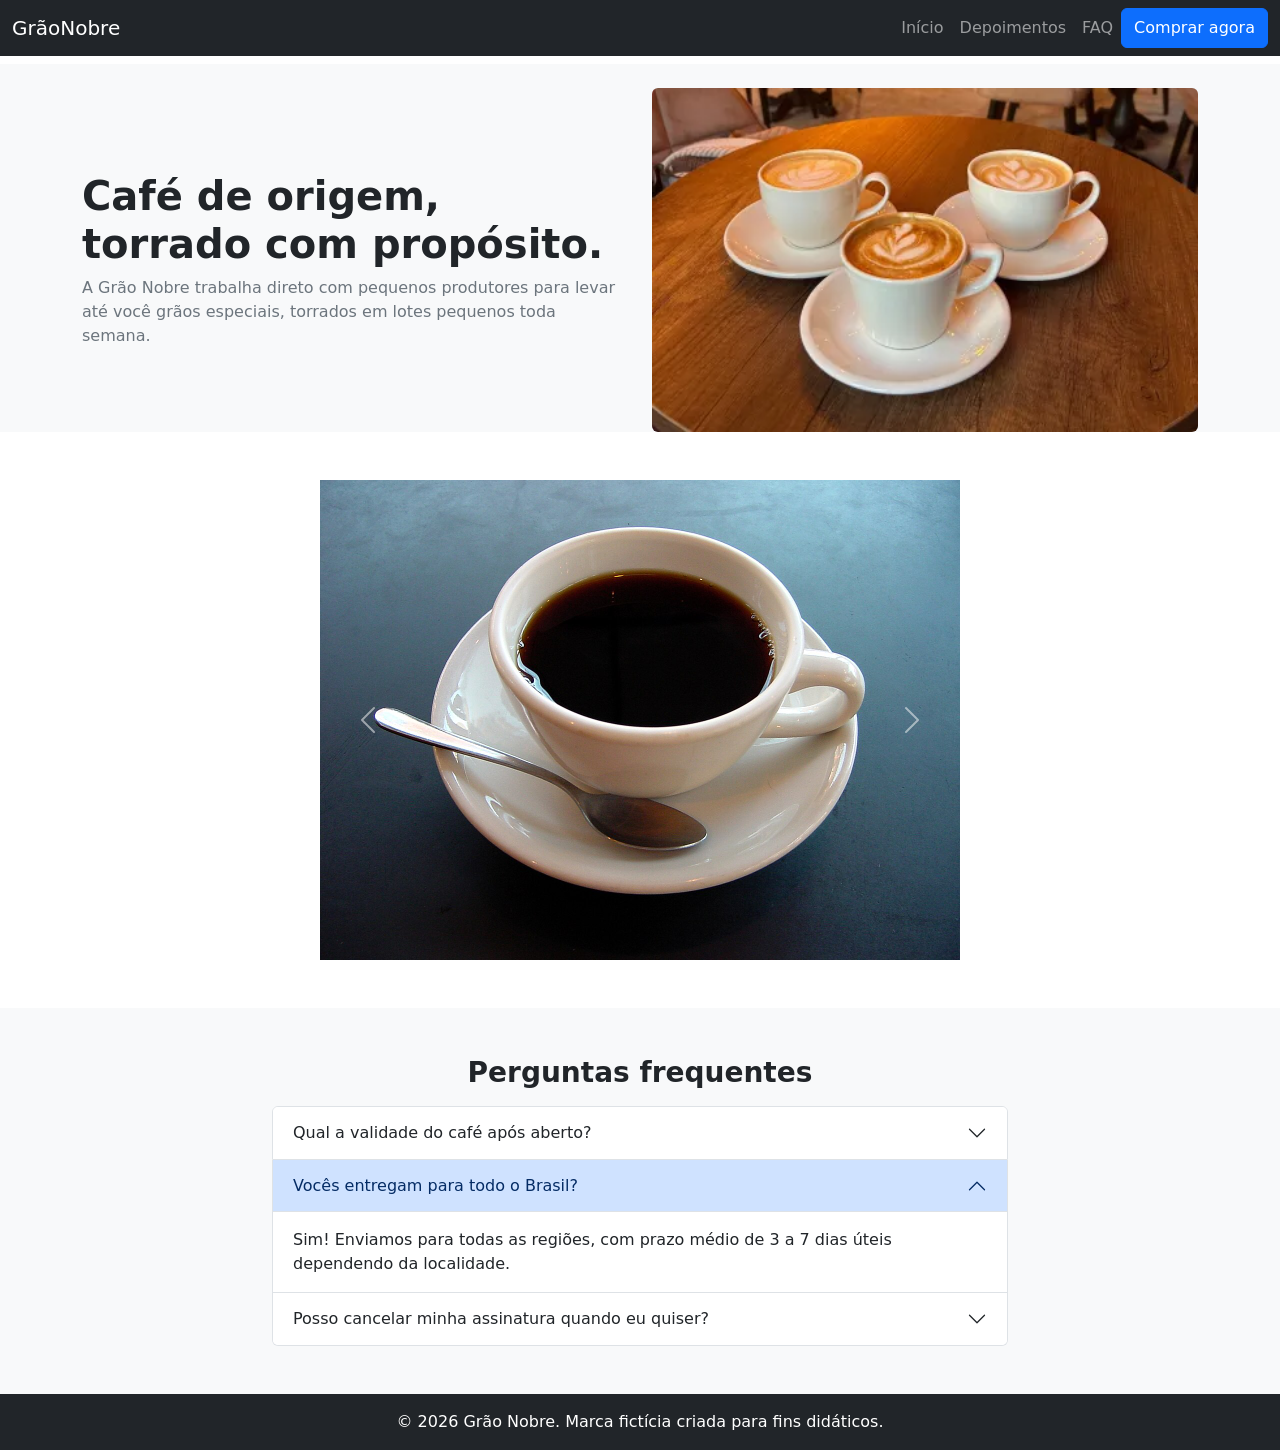
<file: Atividade-bootstrap/index.html>
<!DOCTYPE html>
<html lang="en">
<head>
    <meta charset="UTF-8">
    <meta name="viewport" content="width=device-width, initial-scale=1.0">
    <link href="https://cdn.jsdelivr.net/npm/bootstrap@5.3.8/dist/css/bootstrap.min.css" rel="stylesheet"
        integrity="sha384-sRIl4kxILFvY47J16cr9ZwB07vP4J8+LH7qKQnuqkuIAvNWLzeN8tE5YBujZqJLB" crossorigin="anonymous">
    <title>Document</title>
</head>
<body>
    
    <nav class="navbar navbar-expand-lg bg-dark navbar-dark">
            <div class="container-fluid">
            <a class="navbar-brand" href="#">GrãoNobre</a>
            <button class="navbar-toggler" type="button" data-bs-toggle="collapse" data-bs-target="#navbarNavDropdown" aria-controls="navbarNavDropdown" aria-expanded="false" aria-label="Toggle navigation">
                <span class="navbar-toggler-icon"></span>
            </button>
            <div class="nav justify-content-end" id="navbarNavDropdown">
                <ul class="navbar-nav">
                    <li class="nav-item">
                        <a class="nav-link" href="#">Início</a>
                    </li>
                    <li class="nav-item">
                        <a class="nav-link" href="#">Depoimentos</a>
                    </li>
                    <li class="nav-item">
                        <a class="nav-link" href="#">FAQ</a>
                    </li>
                    <button type="button" class="btn btn-primary" data-bs-toggle="modal" data-bs-target="#exampleModal">
                        Comprar agora
                    </button>
                
                <div class="modal fade" id="exampleModal" tabindex="-1" aria-labelledby="exampleModalLabel" aria-hidden="true">
                    <div class="modal-dialog">
                        <div class="modal-content">
                            <div class="modal-header">
                                <h1 class="modal-title fs-5" id="exampleModalLabel">Faça seu pedido:</h1>
                                <button type="button" class="btn-close" data-bs-dismiss="modal" aria-label="Close"></button>
                            </div>
                            <div class="modal-body">
                                <div class="form-check">
                                    <input class="form-check-input" type="checkbox" value="" id="checkDefault">
                                    <label class="form-check-label" for="checkDefault">
                                        Kit de degustação
                                    </label>
                                </div>
                                <div class="form-check">
                                    <input class="form-check-input" type="checkbox" value="" id="checkDefault">
                                    <label class="form-check-label" for="checkDefault">
                                        1 pacote de 250g
                                    </label>
                                </div>
                                <div class="form-check">
                                    <input class="form-check-input" type="checkbox" value="" id="checkDefault">
                                    <label class="form-check-label" for="checkDefault">
                                        5 pacotes de 250g
                                    </label>
                                </div>
                            </div>
                            <div class="modal-footer">
                                <button type="button" class="btn btn-primary">Ir para o carrinho</button>
                            </div>
                        </div>
                    </div>
                </div>
            </div>
        </div>
    </nav>


    
    <section class="bg-light mb-5">
        <div class="container">
            <div class="row align-items-center g-4 mt-2">

                <div class="col-md-6">
                    <h1 class="fw-bold">
                        Café de origem,<br>
                        torrado com propósito.
                    </h1>

                    <p class="text-secondary mb-0">
                        A Grão Nobre trabalha direto com pequenos produtores para levar até
                        você grãos especiais, torrados em lotes pequenos toda semana.
                    </p>
                </div>

                <div class="col-md-6">
                    <img
                        src="./imagem-1.webp"
                        alt="Café de origem Grão Nobre"
                        class="img-fluid w-100 rounded"
                    >
                </div>

            </div>
        </div>
    </section>


    <div id="carouselExample" class="carousel slide w-50 mx-auto">
    <div class="carousel-inner">
        <div class="carousel-item active">
            <img src="./imagem-2.JPG" class="d-block w-100" alt="">
        </div>
        <div class="carousel-item">
            <img src="./imagem-3.webp" class="d-block w-100" alt="">
        </div>
        <div class="carousel-item">
            <img src="./imagem-4.jpg" class="d-block w-100" alt="">
        </div>
    </div>

        <button class="carousel-control-prev" type="button"
            data-bs-target="#carouselExample" data-bs-slide="prev">
            <span class="carousel-control-prev-icon" aria-hidden="true"></span>
        </button>

        <button class="carousel-control-next" type="button"
            data-bs-target="#carouselExample" data-bs-slide="next">
            <span class="carousel-control-next-icon" aria-hidden="true"></span>
        </button>
    </div>


    
    <section class="bg-light py-5 mt-5">
        <div class="container">
            <h1 class="h3 fw-bold text-center mb-3">
                Perguntas frequentes
            </h1>
            <div class="row justify-content-center">
                <div class="col-md-8">
                    <div class="accordion" id="accordionExample">
                        <div class="accordion-item">
                            <h2 class="accordion-header">
                                <button class="accordion-button collapsed"
                                    type="button"
                                    data-bs-toggle="collapse"
                                    data-bs-target="#collapseOne"
                                    aria-expanded="false"
                                    aria-controls="collapseOne">
                                    Qual a validade do café após aberto?
                                </button>
                            </h2>
                            <div id="collapseOne"
                                class="accordion-collapse collapse"
                                data-bs-parent="#accordionExample">
                                <div class="accordion-body">
                                    A validade do nosso café dura entre 3 e 18 meses.
                                </div>
                            </div>
                        </div>
                        <div class="accordion-item">
                            <h2 class="accordion-header">
                                <button class="accordion-button"
                                    type="button"
                                    data-bs-toggle="collapse"
                                    data-bs-target="#collapseTwo"
                                    aria-expanded="true"
                                    aria-controls="collapseTwo">
                                    Vocês entregam para todo o Brasil?
                                </button>
                            </h2>
                            <div id="collapseTwo"
                                class="accordion-collapse collapse show"
                                data-bs-parent="#accordionExample">
                                <div class="accordion-body">
                                    Sim! Enviamos para todas as regiões, com prazo médio de 3 a 7 dias úteis dependendo da localidade.
                                </div>
                            </div>
                        </div>
                        <div class="accordion-item">
                            <h2 class="accordion-header">
                                <button class="accordion-button collapsed"
                                    type="button"
                                    data-bs-toggle="collapse"
                                    data-bs-target="#collapseThree"
                                    aria-expanded="false"
                                    aria-controls="collapseThree">
                                    Posso cancelar minha assinatura quando eu quiser?
                                </button>
                            </h2>
                            <div id="collapseThree"
                                class="accordion-collapse collapse"
                                data-bs-parent="#accordionExample">
                                <div class="accordion-body">
                                    Você pode cancelar a assinatura diretamente com o nosso suporte.
                                </div>
                            </div>
                        </div>
                    </div>
                </div>
            </div>
        </div>
    </section>


    <footer class="bg-dark text-white text-center py-3">
        © 2026 Grão Nobre. Marca fictícia criada para fins didáticos.
    </footer>


    <script src="https://cdn.jsdelivr.net/npm/bootstrap@5.3.8/dist/js/bootstrap.bundle.min.js"
        integrity="sha384-FKyoEForCGlyvwx9Hj09JcYn3nv7wiPVlz7YYwJrWVcXK/BmnVDxM+D2scQbITxI"
        crossorigin="anonymous"></script>
</body>
</html>
</file>
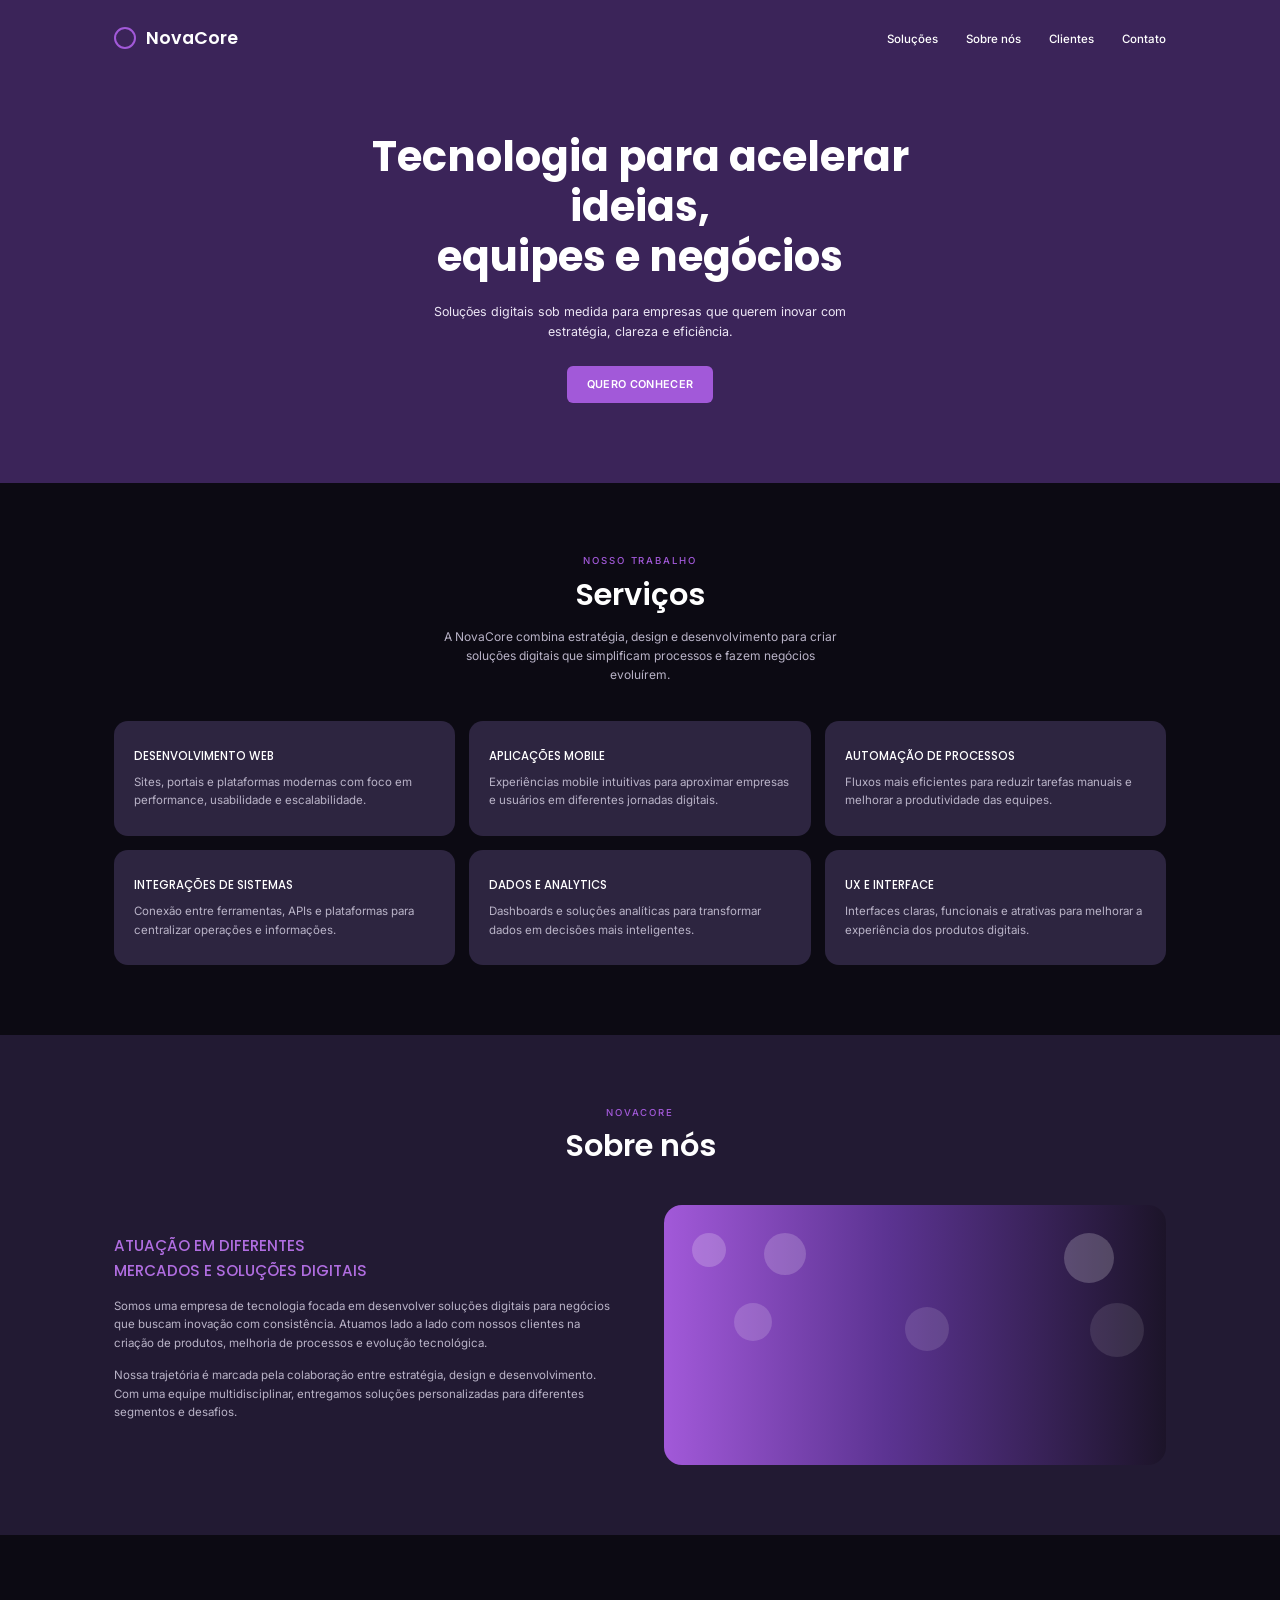
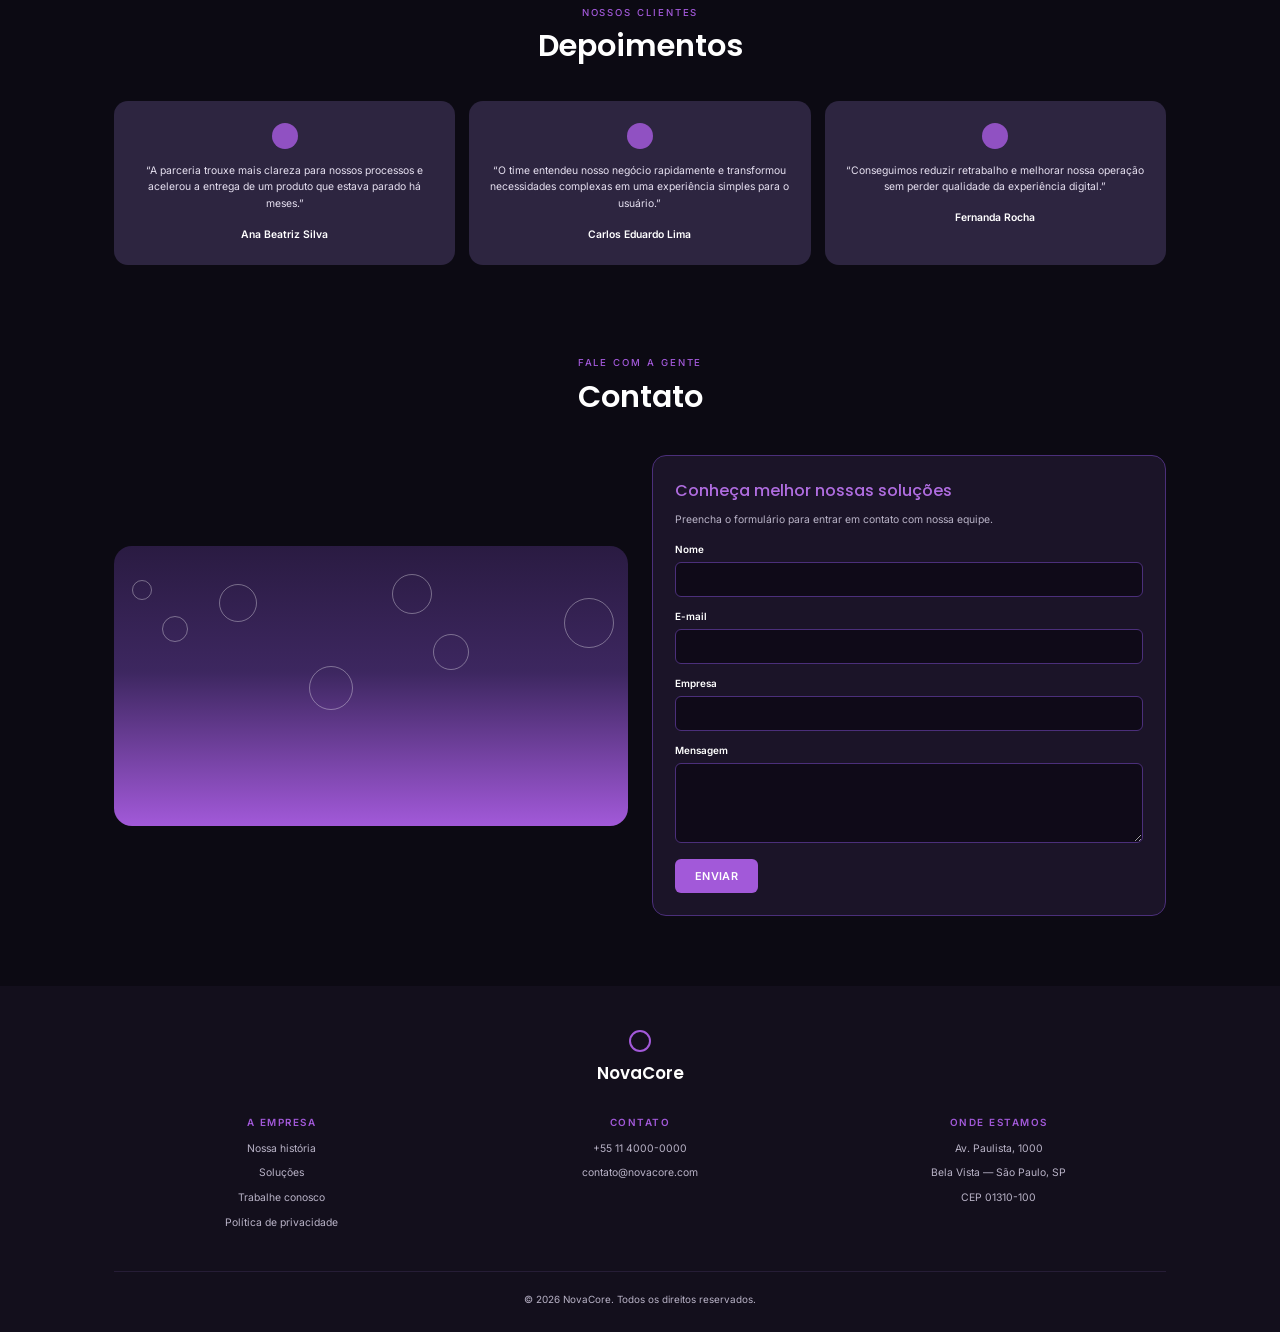
<file: Atividade-revisao/index.html>
<!DOCTYPE html>
<html lang="pt-BR">
<head>
  <meta charset="UTF-8">
  <meta name="viewport" content="width=device-width, initial-scale=1.0">
  <title>NovaCore | Tecnologia para acelerar ideias, equipes e negócios</title>
  <meta name="description" content="Soluções digitais sob medida para empresas que querem inovar com estratégia, clareza e eficiência.">
  <link rel="preconnect" href="https://fonts.googleapis.com">
  <link rel="preconnect" href="https://fonts.gstatic.com" crossorigin>
  <link href="https://fonts.googleapis.com/css2?family=Inter:wght@400;500;600&family=Poppins:wght@500;600;700&display=swap" rel="stylesheet">
  <link rel="stylesheet" href="style.css">
</head>
<body>

  <header class="hero">
    <nav class="nav container">
      <a href="#" class="logo">
        <span class="logo-circle"></span>
        <span class="logo-text">NovaCore</span>
      </a>
      <ul class="nav-links">
        <li><a href="#solucoes">Soluções</a></li>
        <li><a href="#sobre">Sobre nós</a></li>
        <li><a href="#clientes">Clientes</a></li>
        <li><a href="#contato">Contato</a></li>
      </ul>
    </nav>

    <div class="hero-content">
      <h1>Tecnologia para acelerar<br>ideias,<br>equipes e negócios</h1>
      <p>Soluções digitais sob medida para empresas que querem inovar com estratégia, clareza e eficiência.</p>
      <a href="#contato" class="btn">Quero conhecer</a>
    </div>
  </header>

  <main>
    <section class="section section-dark" id="solucoes">
      <div class="container">
        <div class="section-head">
          <span class="eyebrow">Nosso trabalho</span>
          <h2>Serviços</h2>
          <p>A NovaCore combina estratégia, design e desenvolvimento para criar soluções digitais que simplificam processos e fazem negócios evoluírem.</p>
        </div>

        <div class="cards">
          <article class="card">
            <h3>Desenvolvimento web</h3>
            <p>Sites, portais e plataformas modernas com foco em performance, usabilidade e escalabilidade.</p>
          </article>
          <article class="card">
            <h3>Aplicações mobile</h3>
            <p>Experiências mobile intuitivas para aproximar empresas e usuários em diferentes jornadas digitais.</p>
          </article>
          <article class="card">
            <h3>Automação de processos</h3>
            <p>Fluxos mais eficientes para reduzir tarefas manuais e melhorar a produtividade das equipes.</p>
          </article>
          <article class="card">
            <h3>Integrações de sistemas</h3>
            <p>Conexão entre ferramentas, APIs e plataformas para centralizar operações e informações.</p>
          </article>
          <article class="card">
            <h3>Dados e analytics</h3>
            <p>Dashboards e soluções analíticas para transformar dados em decisões mais inteligentes.</p>
          </article>
          <article class="card">
            <h3>UX e interface</h3>
            <p>Interfaces claras, funcionais e atrativas para melhorar a experiência dos produtos digitais.</p>
          </article>
        </div>
      </div>
    </section>

    <section class="section section-purple" id="sobre">
      <div class="container">
        <div class="section-head">
          <span class="eyebrow">NovaCore</span>
          <h2>Sobre nós</h2>
        </div>

        <div class="about">
          <div class="about-text">
            <h3>Atuação em diferentes mercados e soluções digitais</h3>
            <p>Somos uma empresa de tecnologia focada em desenvolver soluções digitais para negócios que buscam inovação com consistência. Atuamos lado a lado com nossos clientes na criação de produtos, melhoria de processos e evolução tecnológica.</p>
            <p>Nossa trajetória é marcada pela colaboração entre estratégia, design e desenvolvimento. Com uma equipe multidisciplinar, entregamos soluções personalizadas para diferentes segmentos e desafios.</p>
          </div>

          <div class="about-visual" aria-hidden="true">
            <span class="dot d1"></span>
            <span class="dot d2"></span>
            <span class="dot d3"></span>
            <span class="dot d4"></span>
            <span class="dot d5"></span>
            <span class="dot d6"></span>
          </div>
        </div>
      </div>
    </section>

    <section class="section section-dark" id="clientes">
      <div class="container">
        <div class="section-head">
          <span class="eyebrow">Nossos clientes</span>
          <h2>Depoimentos</h2>
        </div>

        <div class="cards cards-testimonials">
          <figure class="card testimonial">
            <span class="avatar"></span>
            <blockquote>“A parceria trouxe mais clareza para nossos processos e acelerou a entrega de um produto que estava parado há meses.”</blockquote>
            <figcaption>Ana Beatriz Silva</figcaption>
          </figure>
          <figure class="card testimonial">
            <span class="avatar"></span>
            <blockquote>“O time entendeu nosso negócio rapidamente e transformou necessidades complexas em uma experiência simples para o usuário.”</blockquote>
            <figcaption>Carlos Eduardo Lima</figcaption>
          </figure>
          <figure class="card testimonial">
            <span class="avatar"></span>
            <blockquote>“Conseguimos reduzir retrabalho e melhorar nossa operação sem perder qualidade da experiência digital.”</blockquote>
            <figcaption>Fernanda Rocha</figcaption>
          </figure>
        </div>
      </div>
    </section>

    <section class="section section-dark section-contact" id="contato">
      <div class="container">
        <div class="section-head">
          <span class="eyebrow">Fale com a gente</span>
          <h2>Contato</h2>
        </div>

        <div class="contact">
          <div class="contact-visual" aria-hidden="true">
            <span class="ring r1"></span>
            <span class="ring r2"></span>
            <span class="ring r3"></span>
            <span class="ring r4"></span>
            <span class="ring r5"></span>
            <span class="ring r6"></span>
            <span class="ring r7"></span>
          </div>

          <form class="form" action="#" method="post">
            <h3>Conheça melhor nossas soluções</h3>
            <p>Preencha o formulário para entrar em contato com nossa equipe.</p>

            <label for="nome">Nome</label>
            <input type="text" id="nome" name="nome" required>

            <label for="email">E-mail</label>
            <input type="email" id="email" name="email" required>

            <label for="empresa">Empresa</label>
            <input type="text" id="empresa" name="empresa">

            <label for="mensagem">Mensagem</label>
            <textarea id="mensagem" name="mensagem" rows="4"></textarea>

            <button type="submit" class="btn">Enviar</button>
          </form>
        </div>
      </div>
    </section>
  </main>

  <footer class="footer">
    <div class="container">
      <div class="footer-brand">
        <span class="logo-circle"></span>
        <span class="logo-text">NovaCore</span>
      </div>

      <div class="footer-cols">
        <div>
          <h4>A empresa</h4>
          <ul>
            <li><a href="#sobre">Nossa história</a></li>
            <li><a href="#solucoes">Soluções</a></li>
            <li><a href="#">Trabalhe conosco</a></li>
            <li><a href="#">Política de privacidade</a></li>
          </ul>
        </div>
        <div>
          <h4>Contato</h4>
          <ul>
            <li>+55 11 4000-0000</li>
            <li><a href="mailto:contato@novacore.com">contato@novacore.com</a></li>
          </ul>
        </div>
        <div>
          <h4>Onde estamos</h4>
          <ul>
            <li>Av. Paulista, 1000</li>
            <li>Bela Vista — São Paulo, SP</li>
            <li>CEP 01310-100</li>
          </ul>
        </div>
      </div>

      <p class="copyright">© 2026 NovaCore. Todos os direitos reservados.</p>
    </div>
  </footer>

</body>
</html>
</file>
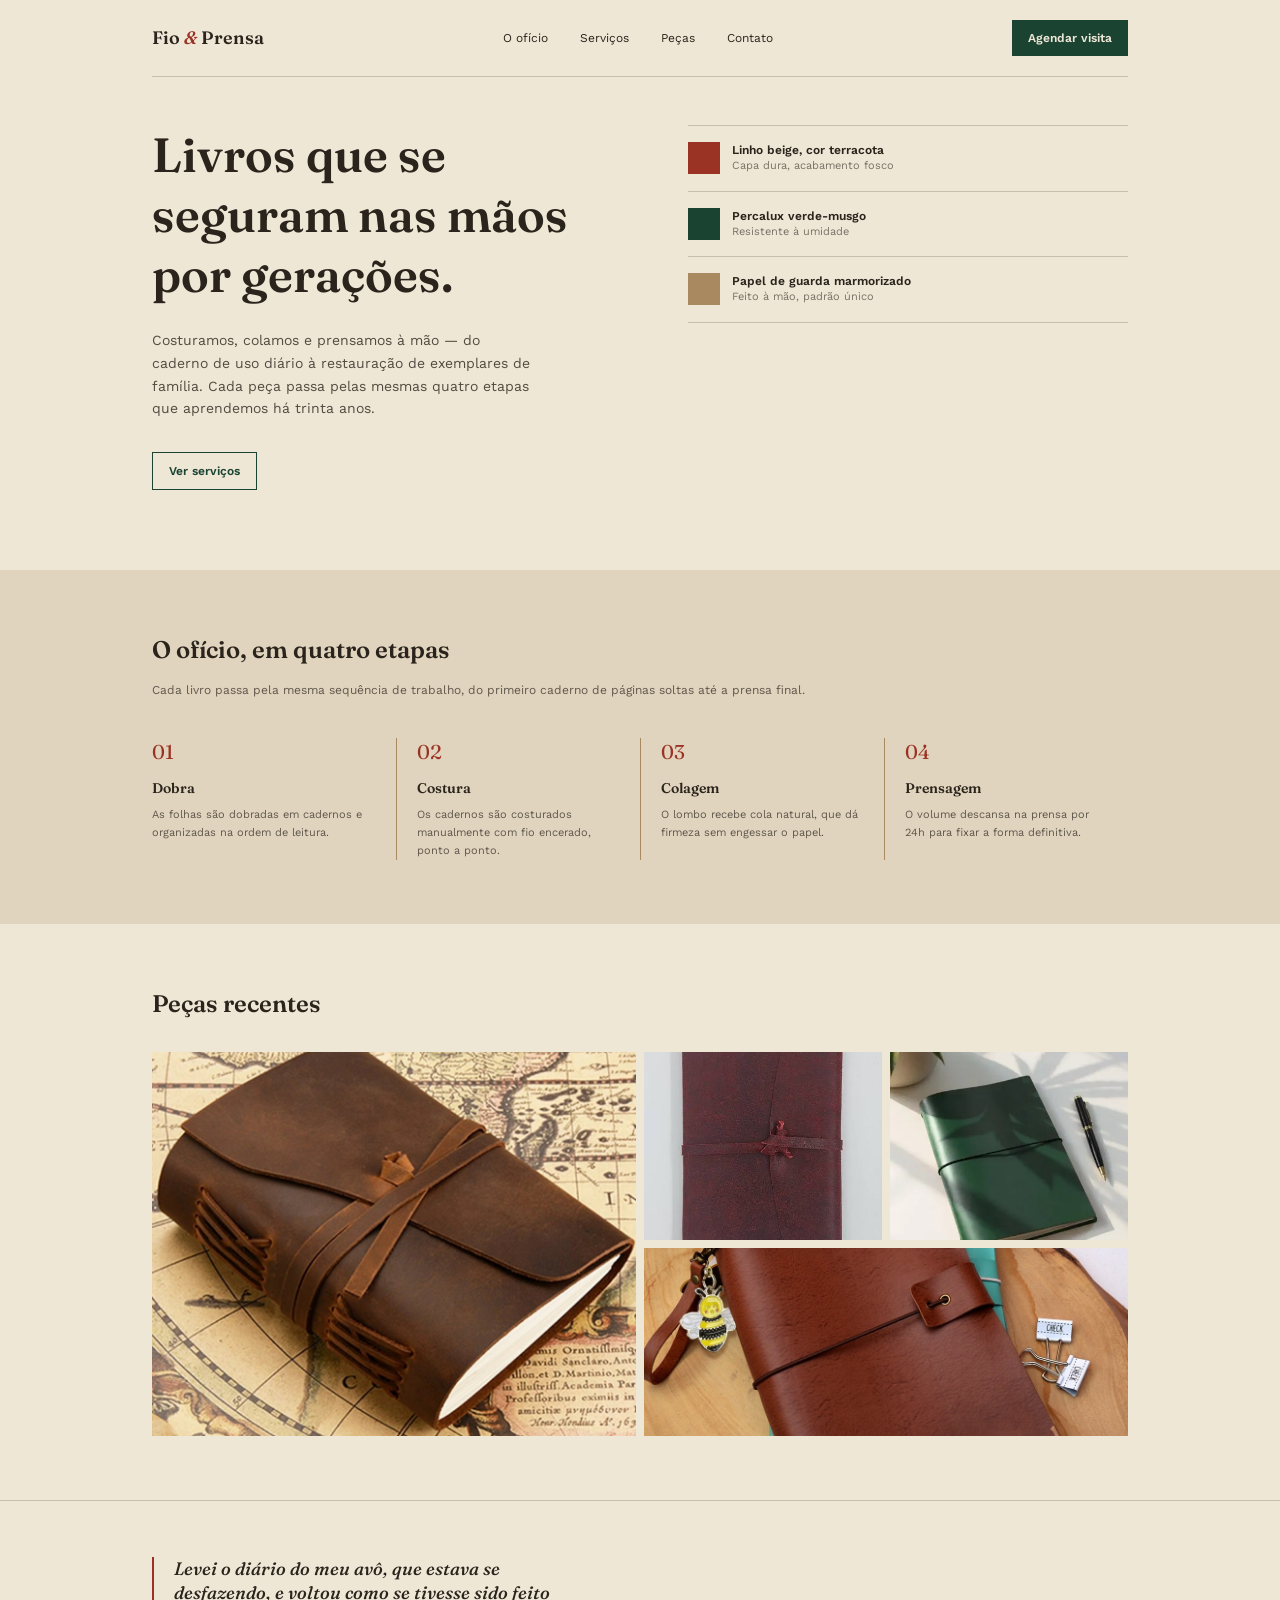
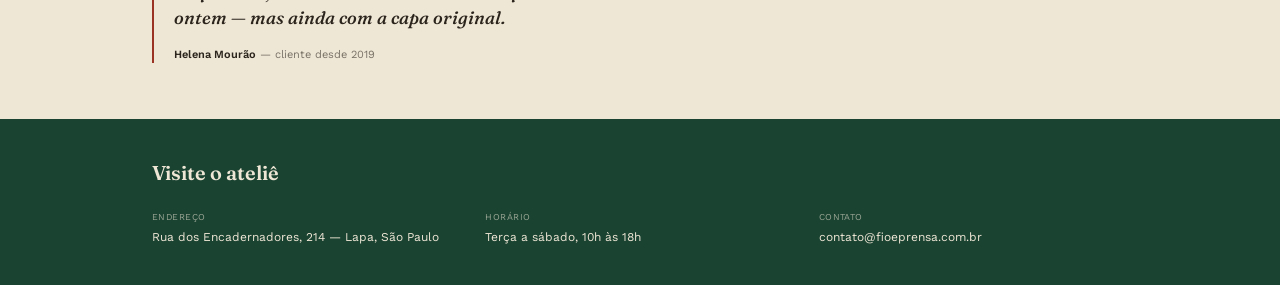
<file: Atividade-tailwind/index.html>
<!DOCTYPE html>
<html lang="pt-BR">
<head>
  <meta charset="UTF-8">
  <meta name="viewport" content="width=device-width, initial-scale=1.0">
  <title>Fio & Prensa — Ateliê de encadernação</title>

  <link rel="preconnect" href="https://fonts.googleapis.com">
  <link rel="preconnect" href="https://fonts.gstatic.com" crossorigin>
  <link href="https://fonts.googleapis.com/css2?family=Fraunces:ital,opsz,wght@0,9..144,500;0,9..144,600;1,9..144,500&family=Work+Sans:wght@400;500;600&display=swap" rel="stylesheet">

  <link rel="stylesheet" href="style.css">
</head>

<body class="bg-offwhite font-corpo text-preto antialiased">

  <header class="mx-auto max-w-5xl px-6 pb-20">

    <nav class="flex items-center justify-between border-b border-preto/20 py-5">
      <a href="#" class="font-titulo text-lg font-semibold">Fio <span class="text-linha italic">&</span> Prensa</a>

      <ul class="hidden items-center gap-8 text-xs md:flex">
        <li><a href="#oficio" class="hover:text-linha">O ofício</a></li>
        <li><a href="#servicos" class="hover:text-linha">Serviços</a></li>
        <li><a href="#pecas" class="hover:text-linha">Peças</a></li>
        <li><a href="#contato" class="hover:text-linha">Contato</a></li>
      </ul>

      <a href="#contato" class="bg-verde px-4 py-2.5 text-xs font-semibold text-offwhite hover:bg-preto">Agendar visita</a>
    </nav>

    <div id="servicos" class="mt-12 grid gap-12 md:grid-cols-2 md:gap-24">

      <div>
        <h1 class="font-titulo text-4xl leading-tight font-semibold md:text-5xl">
          Livros que se seguram nas mãos por gerações.
        </h1>
        <p class="mt-6 max-w-sm text-sm leading-relaxed text-preto/80">
          Costuramos, colamos e prensamos à mão — do caderno de uso diário à restauração de exemplares de família.
          Cada peça passa pelas mesmas quatro etapas que aprendemos há trinta anos.
        </p>
        <a href="#oficio" class="mt-8 inline-block border border-verde px-4 py-2.5 text-xs font-semibold text-verde hover:bg-verde hover:text-offwhite">Ver serviços</a>
      </div>

      <ul class="self-start border-t border-preto/20">
        <li class="flex items-center gap-3 border-b border-preto/20 py-4">
          <span class="size-8 bg-linha"></span>
          <div>
            <p class="text-xs font-semibold">Linho beige, cor terracota</p>
            <p class="text-[11px] text-preto/60">Capa dura, acabamento fosco</p>
          </div>
        </li>
        <li class="flex items-center gap-3 border-b border-preto/20 py-4">
          <span class="size-8 bg-verde"></span>
          <div>
            <p class="text-xs font-semibold">Percalux verde-musgo</p>
            <p class="text-[11px] text-preto/60">Resistente à umidade</p>
          </div>
        </li>
        <li class="flex items-center gap-3 border-b border-preto/20 py-4">
          <span class="size-8 bg-dourado"></span>
          <div>
            <p class="text-xs font-semibold">Papel de guarda marmorizado</p>
            <p class="text-[11px] text-preto/60">Feito à mão, padrão único</p>
          </div>
        </li>
      </ul>
    </div>
  </header>

  <main>

    <section id="oficio" class="bg-dourado/20 py-16">
      <div class="mx-auto max-w-5xl px-6">
        <h2 class="font-titulo text-2xl font-semibold">O ofício, em quatro etapas</h2>
        <p class="mt-4 text-xs text-preto/70">
          Cada livro passa pela mesma sequência de trabalho, do primeiro caderno de páginas soltas até a prensa final.
        </p>

        <div class="mt-10 grid gap-8 sm:grid-cols-2 lg:grid-cols-4 lg:gap-0">
          <article class="border-l border-dourado pl-5 lg:first:border-l-0 lg:first:pl-0 lg:pr-5">
            <p class="font-titulo text-xl text-linha">01</p>
            <h3 class="mt-3 font-titulo text-sm font-semibold">Dobra</h3>
            <p class="mt-2 text-[11px] leading-relaxed text-preto/70">As folhas são dobradas em cadernos e organizadas na ordem de leitura.</p>
          </article>

          <article class="border-l border-dourado pl-5 lg:pr-5">
            <p class="font-titulo text-xl text-linha">02</p>
            <h3 class="mt-3 font-titulo text-sm font-semibold">Costura</h3>
            <p class="mt-2 text-[11px] leading-relaxed text-preto/70">Os cadernos são costurados manualmente com fio encerado, ponto a ponto.</p>
          </article>

          <article class="border-l border-dourado pl-5 lg:pr-5">
            <p class="font-titulo text-xl text-linha">03</p>
            <h3 class="mt-3 font-titulo text-sm font-semibold">Colagem</h3>
            <p class="mt-2 text-[11px] leading-relaxed text-preto/70">O lombo recebe cola natural, que dá firmeza sem engessar o papel.</p>
          </article>

          <article class="border-l border-dourado pl-5 lg:pr-5">
            <p class="font-titulo text-xl text-linha">04</p>
            <h3 class="mt-3 font-titulo text-sm font-semibold">Prensagem</h3>
            <p class="mt-2 text-[11px] leading-relaxed text-preto/70">O volume descansa na prensa por 24h para fixar a forma definitiva.</p>
          </article>
        </div>
      </div>
    </section>

    <section id="pecas" class="mx-auto max-w-5xl px-6 py-16">
      <h2 class="font-titulo text-2xl font-semibold">Peças recentes</h2>

      <div class="mt-8 grid grid-cols-2 gap-2 md:grid-cols-4 md:grid-rows-2">

        <figure class="relative overflow-hidden col-span-2 min-h-64 md:row-span-2 md:min-h-96">
          <img src="./imagens/imagem-3.jpg" alt="Caderno de couro marrom sobre um mapa antigo" class="absolute inset-0 size-full object-cover">
        </figure>

        <figure class="relative overflow-hidden min-h-32">
          <img src="./imagens/imagem-4.jpg" alt="Caderno de couro bordô amarrado com tira" class="absolute inset-0 size-full object-cover">
        </figure>

        <figure class="relative overflow-hidden min-h-32">
          <img src="./imagens/imagem-1.jpg" alt="Caderno de couro verde sobre uma mesa clara" class="absolute inset-0 size-full object-cover">
        </figure>

        <figure class="relative overflow-hidden col-span-2 min-h-32">
          <img src="./imagens/imagem-2.jpg" alt="Caderno de couro caramelo com fecho de tira" class="absolute inset-0 size-full object-cover">
        </figure>
      </div>
    </section>

    <section class="border-t border-preto/20 py-14">
      <div class="mx-auto max-w-5xl px-6">
        <blockquote class="max-w-md border-l-2 border-linha pl-5">
          <p class="font-titulo text-lg leading-snug font-medium italic">
            Levei o diário do meu avô, que estava se desfazendo, e voltou como se tivesse sido feito ontem — mas ainda com a capa original.
          </p>
          <footer class="mt-4 text-[11px]">
            <span class="font-semibold">Helena Mourão</span>
            <span class="text-preto/60"> — cliente desde 2019</span>
          </footer>
        </blockquote>
      </div>
    </section>
  </main>

  <footer id="contato" class="bg-verde py-10 text-offwhite">
    <div class="mx-auto max-w-5xl px-6">
      <h2 class="font-titulo text-xl font-semibold">Visite o ateliê</h2>

      <dl class="mt-6 grid gap-6 md:grid-cols-3">
        <div>
          <dt class="text-[9px] tracking-wider text-offwhite/60 uppercase">Endereço</dt>
          <dd class="mt-1 text-xs">Rua dos Encadernadores, 214 — Lapa, São Paulo</dd>
        </div>
        <div>
          <dt class="text-[9px] tracking-wider text-offwhite/60 uppercase">Horário</dt>
          <dd class="mt-1 text-xs">Terça a sábado, 10h às 18h</dd>
        </div>
        <div>
          <dt class="text-[9px] tracking-wider text-offwhite/60 uppercase">Contato</dt>
          <dd class="mt-1 text-xs">contato@fioeprensa.com.br</dd>
        </div>
      </dl>
    </div>
  </footer>

</body>
</html>
</file>
<file: Atividade-revisao/style.css>
:root {
  --bg-dark: #0c0a13;
  --bg-purple: #221a33;
  --bg-hero: #3b2459;
  --bg-footer: #130f1c;
  --card: #2d2540;
  --accent: #a259d9;
  --accent-soft: #b06de0;
  --border: #4b2f7a;
  --text: #ffffff;
  --text-muted: #b9b3c7;
  --radius: 16px;
  --font-title: 'Poppins', sans-serif;
  --font-body: 'Inter', sans-serif;
}

*, *::before, *::after { box-sizing: border-box; margin: 0; padding: 0; }

html { scroll-behavior: smooth; }

body {
  font-family: var(--font-body);
  background: var(--bg-dark);
  color: var(--text);
  line-height: 1.6;
  -webkit-font-smoothing: antialiased;
}

a { color: inherit; text-decoration: none; }
ul { list-style: none; }

.container {
  width: 100%;
  max-width: 1100px;
  margin: 0 auto;
  padding: 0 24px;
}

:focus-visible { outline: 2px solid var(--accent-soft); outline-offset: 3px; }

.logo, .footer-brand { display: flex; align-items: center; gap: 10px; }

.logo-circle {
  width: 20px;
  height: 20px;
  border: 2px solid var(--accent);
  border-radius: 50%;
  display: inline-block;
}

.logo-text {
  font-family: var(--font-title);
  font-weight: 600;
  font-size: 1.05rem;
}

.hero {
  background: var(--bg-hero);
  padding-bottom: 80px;
}

.nav {
  display: flex;
  align-items: center;
  justify-content: space-between;
  padding-top: 24px;
  padding-bottom: 24px;
}

.nav .logo-circle { width: 22px; height: 22px; }
.nav .logo-text { font-size: 1.1rem; }

.nav-links { display: flex; gap: 28px; }
.nav-links a { font-size: 0.72rem; font-weight: 500; transition: color .2s; }
.nav-links a:hover { color: var(--accent-soft); }

.hero-content {
  max-width: 720px;
  margin: 56px auto 0;
  padding: 0 24px;
  text-align: center;
}

.hero h1 {
  font-family: var(--font-title);
  font-weight: 700;
  font-size: clamp(2rem, 5vw, 2.6rem);
  line-height: 1.2;
}

.hero p {
  max-width: 420px;
  margin: 20px auto 24px;
  font-size: 0.78rem;
  color: #ece6f5;
}

.btn {
  display: inline-block;
  background: var(--accent);
  color: #fff;
  font-family: var(--font-body);
  font-size: 0.68rem;
  font-weight: 600;
  text-transform: uppercase;
  letter-spacing: .03em;
  padding: 10px 20px;
  border: none;
  border-radius: 6px;
  cursor: pointer;
  transition: background .2s;
}
.btn:hover { background: var(--accent-soft); }

.section { padding: 70px 0; }
.section-dark { background: var(--bg-dark); }
.section-purple { background: var(--bg-purple); }

.section-head { text-align: center; margin-bottom: 36px; }

.eyebrow {
  display: block;
  font-size: 0.6rem;
  font-weight: 500;
  text-transform: uppercase;
  letter-spacing: .2em;
  color: var(--accent);
  margin-bottom: 8px;
}

.section h2 {
  font-family: var(--font-title);
  font-weight: 600;
  font-size: 1.9rem;
  line-height: 1.2;
}

.section-head p {
  max-width: 400px;
  margin: 14px auto 0;
  font-size: 0.75rem;
  color: var(--text-muted);
}

.cards {
  display: grid;
  grid-template-columns: repeat(3, 1fr);
  gap: 14px;
}

.card {
  background: var(--card);
  border-radius: 14px;
  padding: 26px 20px;
}

.card h3 {
  font-family: var(--font-title);
  font-weight: 500;
  font-size: 0.72rem;
  text-transform: uppercase;
  margin-bottom: 8px;
}

.card p {
  font-size: 0.72rem;
  line-height: 1.6;
  color: var(--text-muted);
}

.about {
  display: grid;
  grid-template-columns: 1fr 1fr;
  gap: 48px;
  align-items: center;
  margin-top: 40px;
}

.about-text h3 {
  font-family: var(--font-title);
  font-weight: 500;
  font-size: 0.95rem;
  text-transform: uppercase;
  color: var(--accent-soft);
  margin-bottom: 14px;
  max-width: 280px;
}

.about-text p {
  font-size: 0.72rem;
  color: var(--text-muted);
  margin-bottom: 14px;
}

.about-visual {
  position: relative;
  height: 260px;
  border-radius: 18px;
  background: linear-gradient(90deg, #a259d9 0%, #5b3391 45%, #1c1429 100%);
  overflow: hidden;
}

.dot {
  position: absolute;
  border-radius: 50%;
  background: rgba(255, 255, 255, 0.2);
}
.d1 { width: 34px; height: 34px; top: 28px; left: 28px; }
.d2 { width: 42px; height: 42px; top: 28px; left: 100px; background: rgba(255,255,255,.18); }
.d3 { width: 50px; height: 50px; top: 28px; right: 52px; background: rgba(255,255,255,.2); }
.d4 { width: 38px; height: 38px; top: 98px; left: 70px; background: rgba(255,255,255,.16); }
.d5 { width: 44px; height: 44px; top: 102px; left: 48%; background: rgba(255,255,255,.12); }
.d6 { width: 54px; height: 54px; top: 98px; right: 22px; background: rgba(255,255,255,.1); }

.cards-testimonials .card { padding: 22px 20px; text-align: center; }

.avatar {
  display: block;
  width: 26px;
  height: 26px;
  margin: 0 auto 14px;
  border-radius: 50%;
  background: var(--accent);
  opacity: .85;
}

.testimonial blockquote {
  font-size: 0.65rem;
  line-height: 1.6;
  color: #e6e0f0;
  margin-bottom: 14px;
}

.testimonial figcaption {
  font-size: 0.65rem;
  font-weight: 600;
}

.section-contact { padding-top: 20px; }

.contact {
  display: grid;
  grid-template-columns: 1fr 1fr;
  gap: 24px;
  align-items: center;
  margin-top: 40px;
}

.contact-visual {
  position: relative;
  height: 280px;
  border-radius: 18px;
  background: linear-gradient(180deg, #2a1b42 0%, #3d2760 45%, #a259d9 100%);
  overflow: hidden;
}

.ring {
  position: absolute;
  border: 1px solid rgba(255, 255, 255, 0.35);
  border-radius: 50%;
}
.r1 { width: 20px; height: 20px; top: 34px; left: 18px; }
.r2 { width: 38px; height: 38px; top: 38px; left: 105px; }
.r3 { width: 26px; height: 26px; top: 70px; left: 48px; }
.r4 { width: 40px; height: 40px; top: 28px; left: 54%; }
.r5 { width: 50px; height: 50px; top: 52px; right: 14px; }
.r6 { width: 36px; height: 36px; top: 88px; left: 62%; }
.r7 { width: 44px; height: 44px; top: 120px; left: 38%; }

.form {
  background: #1b1428;
  border: 1px solid var(--border);
  border-radius: 14px;
  padding: 22px;
  display: flex;
  flex-direction: column;
}

.form h3 {
  font-family: var(--font-title);
  font-weight: 500;
  font-size: 1rem;
  color: var(--accent-soft);
  margin-bottom: 8px;
}

.form p {
  font-size: 0.65rem;
  color: var(--text-muted);
  margin-bottom: 14px;
}

.form label {
  font-size: 0.62rem;
  font-weight: 600;
  margin-bottom: 4px;
}

.form input,
.form textarea {
  width: 100%;
  background: #0f0a18;
  border: 1px solid var(--border);
  border-radius: 6px;
  color: var(--text);
  font-family: var(--font-body);
  font-size: 0.75rem;
  padding: 9px 10px;
  margin-bottom: 12px;
  resize: vertical;
}

.form input:focus,
.form textarea:focus {
  outline: none;
  border-color: var(--accent-soft);
}

.form .btn { align-self: flex-start; margin-top: 4px; }

.footer {
  background: var(--bg-footer);
  padding: 44px 0 24px;
  text-align: center;
}

.footer-brand { flex-direction: column; gap: 8px; }
.footer-brand .logo-circle { width: 22px; height: 22px; }
.footer-brand .logo-text { font-size: 1.05rem; }

.footer-cols {
  display: grid;
  grid-template-columns: repeat(3, 1fr);
  gap: 24px;
  margin: 28px 0 32px;
}

.footer h4 {
  font-size: 0.62rem;
  font-weight: 600;
  letter-spacing: .15em;
  text-transform: uppercase;
  color: var(--accent);
  margin-bottom: 10px;
}

.footer li {
  font-size: 0.65rem;
  color: var(--text-muted);
  margin-bottom: 8px;
}
.footer li a:hover { color: var(--accent-soft); }

.copyright {
  border-top: 1px solid #261d36;
  padding-top: 20px;
  font-size: 0.62rem;
  color: var(--text-muted);
}

@media (max-width: 860px) {
  .cards { grid-template-columns: repeat(2, 1fr); }
  .about, .contact { grid-template-columns: 1fr; }
}

@media (max-width: 560px) {
  .nav { flex-direction: column; gap: 14px; }
  .nav-links { gap: 18px; }
  .cards { grid-template-columns: 1fr; }
  .footer-cols { grid-template-columns: 1fr; }
  .hero h1 br { display: none; }
}
</file>
<file: Atividade-tailwind/style.css>
@layer theme, base, components, utilities;
@layer theme {
  :root, :host {
    --font-sans: -apple-system, BlinkMacSystemFont, "Segoe UI", Roboto, "Helvetica Neue",
      "Noto Sans", Arial, sans-serif, "Apple Color Emoji", "Segoe UI Emoji",
      "Segoe UI Symbol", "Noto Color Emoji";
    --font-mono: ui-monospace, SFMono-Regular, Menlo, Monaco, Consolas, "Liberation Mono",
      "Courier New", monospace;
    --spacing: 0.25rem;
    --container-sm: 24rem;
    --container-md: 28rem;
    --container-5xl: 64rem;
    --text-xs: 0.75rem;
    --text-xs--line-height: calc(1 / 0.75);
    --text-sm: 0.875rem;
    --text-sm--line-height: calc(1.25 / 0.875);
    --text-lg: 1.125rem;
    --text-lg--line-height: calc(1.75 / 1.125);
    --text-xl: 1.25rem;
    --text-xl--line-height: calc(1.75 / 1.25);
    --text-2xl: 1.5rem;
    --text-2xl--line-height: calc(2 / 1.5);
    --text-4xl: 2.25rem;
    --text-4xl--line-height: calc(2.5 / 2.25);
    --text-5xl: 3rem;
    --text-5xl--line-height: 1;
    --font-weight-medium: 500;
    --font-weight-semibold: 600;
    --tracking-wider: 0.05em;
    --leading-tight: 1.25;
    --leading-snug: 1.375;
    --leading-relaxed: 1.625;
    --default-font-family: var(--font-sans);
    --default-mono-font-family: var(--font-mono);
    --color-verde: #1B4332;
    --color-offwhite: #EFE7D6;
    --color-preto: #2A241C;
    --color-linha: #9A3324;
    --color-dourado: #A9895F;
    --font-titulo: "Fraunces", serif;
    --font-corpo: "Work Sans", sans-serif;
  }
}

@layer base {
  *, ::after, ::before, ::backdrop, ::file-selector-button {
    box-sizing: border-box;
    margin: 0;
    padding: 0;
    border: 0 solid;
  }
  html, :host {
    line-height: 1.5;
    -webkit-text-size-adjust: 100%;
    tab-size: 4;
    font-family: var(--default-font-family, -apple-system, BlinkMacSystemFont, "Segoe UI", Roboto, "Helvetica Neue", "Noto Sans", Arial, sans-serif, "Apple Color Emoji", "Segoe UI Emoji", "Segoe UI Symbol", "Noto Color Emoji");
    font-feature-settings: var(--default-font-feature-settings, normal);
    font-variation-settings: var(--default-font-variation-settings, normal);
    -webkit-tap-highlight-color: transparent;
  }
  hr {
    height: 0;
    color: inherit;
    border-top-width: 1px;
  }
  abbr:where([title]) {
    -webkit-text-decoration: underline dotted;
    text-decoration: underline dotted;
  }
  h1, h2, h3, h4, h5, h6 {
    font-size: inherit;
    font-weight: inherit;
  }
  a {
    color: inherit;
    -webkit-text-decoration: inherit;
    text-decoration: inherit;
  }
  b, strong {
    font-weight: bolder;
  }
  code, kbd, samp, pre {
    font-family: var(--default-mono-font-family, ui-monospace, SFMono-Regular, Menlo, Monaco, Consolas, "Liberation Mono", "Courier New", monospace);
    font-feature-settings: var(--default-mono-font-feature-settings, normal);
    font-variation-settings: var(--default-mono-font-variation-settings, normal);
    font-size: 1em;
  }
  small {
    font-size: 80%;
  }
  sub, sup {
    font-size: 75%;
    line-height: 0;
    position: relative;
    vertical-align: baseline;
  }
  sub {
    bottom: -0.25em;
  }
  sup {
    top: -0.5em;
  }
  table {
    text-indent: 0;
    border-color: inherit;
    border-collapse: collapse;
  }
  :-moz-focusring:where(:not(iframe)) {
    outline: auto;
  }
  progress {
    vertical-align: baseline;
  }
  summary {
    display: list-item;
  }
  ol, ul, menu {
    list-style: none;
  }
  img, svg, video, canvas, audio, iframe, embed, object {
    display: block;
    vertical-align: middle;
  }
  img, video {
    max-width: 100%;
    height: auto;
  }
  button, input, select, optgroup, textarea, ::file-selector-button {
    font: inherit;
    font-feature-settings: inherit;
    font-variation-settings: inherit;
    letter-spacing: inherit;
    color: inherit;
    border-radius: 0;
    background-color: transparent;
    opacity: 1;
  }
  :where(select:is([multiple], [size])) optgroup {
    font-weight: bolder;
  }
  :where(select:is([multiple], [size])) optgroup option {
    padding-inline-start: 20px;
  }
  ::file-selector-button {
    margin-inline-end: 4px;
  }
  ::placeholder {
    opacity: 1;
  }
  @supports (not (-webkit-appearance: -apple-pay-button))  or (contain-intrinsic-size: 1px) {
    ::placeholder {
      color: currentcolor;
      @supports (color: color-mix(in lab, red, red)) {
        color: color-mix(in oklab, currentcolor 50%, transparent);
      }
    }
  }
  textarea {
    resize: vertical;
  }
  ::-webkit-search-decoration {
    -webkit-appearance: none;
  }
  ::-webkit-date-and-time-value {
    min-height: 1lh;
    text-align: inherit;
  }
  ::-webkit-datetime-edit {
    display: inline-flex;
  }
  ::-webkit-datetime-edit-fields-wrapper {
    padding: 0;
  }
  ::-webkit-datetime-edit, ::-webkit-datetime-edit-year-field, ::-webkit-datetime-edit-month-field, ::-webkit-datetime-edit-day-field, ::-webkit-datetime-edit-hour-field, ::-webkit-datetime-edit-minute-field, ::-webkit-datetime-edit-second-field, ::-webkit-datetime-edit-millisecond-field, ::-webkit-datetime-edit-meridiem-field {
    padding-block: 0;
  }
  ::-webkit-calendar-picker-indicator {
    line-height: 1;
  }
  :-moz-ui-invalid {
    box-shadow: none;
  }
  button, input:where([type="button"], [type="reset"], [type="submit"]), ::file-selector-button {
    appearance: button;
  }
  ::-webkit-inner-spin-button, ::-webkit-outer-spin-button {
    height: auto;
  }
  [hidden]:where(:not([hidden="until-found"])) {
    display: none !important;
  }
}

@layer utilities {
  .absolute {
    position: absolute;
  }
  .relative {
    position: relative;
  }
  .inset-0 {
    inset: 0px;
  }
  .col-span-2 {
    grid-column: span 2 / span 2;
  }
  .mx-auto {
    margin-inline: auto;
  }
  .mt-1 {
    margin-top: var(--spacing);
  }
  .mt-2 {
    margin-top: calc(var(--spacing) * 2);
  }
  .mt-3 {
    margin-top: calc(var(--spacing) * 3);
  }
  .mt-4 {
    margin-top: calc(var(--spacing) * 4);
  }
  .mt-6 {
    margin-top: calc(var(--spacing) * 6);
  }
  .mt-8 {
    margin-top: calc(var(--spacing) * 8);
  }
  .mt-10 {
    margin-top: calc(var(--spacing) * 10);
  }
  .mt-12 {
    margin-top: calc(var(--spacing) * 12);
  }
  .flex {
    display: flex;
  }
  .grid {
    display: grid;
  }
  .hidden {
    display: none;
  }
  .inline-block {
    display: inline-block;
  }
  .size-8 {
    width: calc(var(--spacing) * 8);
    height: calc(var(--spacing) * 8);
  }
  .size-full {
    width: 100%;
    height: 100%;
  }
  .min-h-32 {
    min-height: calc(var(--spacing) * 32);
  }
  .min-h-64 {
    min-height: calc(var(--spacing) * 64);
  }
  .max-w-5xl {
    max-width: var(--container-5xl);
  }
  .max-w-md {
    max-width: var(--container-md);
  }
  .max-w-sm {
    max-width: var(--container-sm);
  }
  .grid-cols-2 {
    grid-template-columns: repeat(2, minmax(0, 1fr));
  }
  .items-center {
    align-items: center;
  }
  .justify-between {
    justify-content: space-between;
  }
  .gap-2 {
    gap: calc(var(--spacing) * 2);
  }
  .gap-3 {
    gap: calc(var(--spacing) * 3);
  }
  .gap-6 {
    gap: calc(var(--spacing) * 6);
  }
  .gap-8 {
    gap: calc(var(--spacing) * 8);
  }
  .gap-12 {
    gap: calc(var(--spacing) * 12);
  }
  .self-start {
    align-self: flex-start;
  }
  .overflow-hidden {
    overflow: hidden;
  }
  .border {
    border-style: var(--tw-border-style);
    border-width: 1px;
  }
  .border-t {
    border-top-style: var(--tw-border-style);
    border-top-width: 1px;
  }
  .border-b {
    border-bottom-style: var(--tw-border-style);
    border-bottom-width: 1px;
  }
  .border-l {
    border-left-style: var(--tw-border-style);
    border-left-width: 1px;
  }
  .border-l-2 {
    border-left-style: var(--tw-border-style);
    border-left-width: 2px;
  }
  .border-dourado {
    border-color: var(--color-dourado);
  }
  .border-linha {
    border-color: var(--color-linha);
  }
  .border-preto\/20 {
    border-color: color-mix(in srgb, #2A241C 20%, transparent);
    @supports (color: color-mix(in lab, red, red)) {
      border-color: color-mix(in oklab, var(--color-preto) 20%, transparent);
    }
  }
  .border-verde {
    border-color: var(--color-verde);
  }
  .bg-dourado {
    background-color: var(--color-dourado);
  }
  .bg-dourado\/20 {
    background-color: color-mix(in srgb, #A9895F 20%, transparent);
    @supports (color: color-mix(in lab, red, red)) {
      background-color: color-mix(in oklab, var(--color-dourado) 20%, transparent);
    }
  }
  .bg-linha {
    background-color: var(--color-linha);
  }
  .bg-offwhite {
    background-color: var(--color-offwhite);
  }
  .bg-verde {
    background-color: var(--color-verde);
  }
  .object-cover {
    object-fit: cover;
  }
  .px-4 {
    padding-inline: calc(var(--spacing) * 4);
  }
  .px-6 {
    padding-inline: calc(var(--spacing) * 6);
  }
  .py-2\.5 {
    padding-block: calc(var(--spacing) * 2.5);
  }
  .py-4 {
    padding-block: calc(var(--spacing) * 4);
  }
  .py-5 {
    padding-block: calc(var(--spacing) * 5);
  }
  .py-10 {
    padding-block: calc(var(--spacing) * 10);
  }
  .py-14 {
    padding-block: calc(var(--spacing) * 14);
  }
  .py-16 {
    padding-block: calc(var(--spacing) * 16);
  }
  .pb-20 {
    padding-bottom: calc(var(--spacing) * 20);
  }
  .pl-5 {
    padding-left: calc(var(--spacing) * 5);
  }
  .font-corpo {
    font-family: var(--font-corpo);
  }
  .font-titulo {
    font-family: var(--font-titulo);
  }
  .text-2xl {
    font-size: var(--text-2xl);
    line-height: var(--tw-leading, var(--text-2xl--line-height));
  }
  .text-4xl {
    font-size: var(--text-4xl);
    line-height: var(--tw-leading, var(--text-4xl--line-height));
  }
  .text-lg {
    font-size: var(--text-lg);
    line-height: var(--tw-leading, var(--text-lg--line-height));
  }
  .text-sm {
    font-size: var(--text-sm);
    line-height: var(--tw-leading, var(--text-sm--line-height));
  }
  .text-xl {
    font-size: var(--text-xl);
    line-height: var(--tw-leading, var(--text-xl--line-height));
  }
  .text-xs {
    font-size: var(--text-xs);
    line-height: var(--tw-leading, var(--text-xs--line-height));
  }
  .text-\[9px\] {
    font-size: 9px;
  }
  .text-\[11px\] {
    font-size: 11px;
  }
  .leading-relaxed {
    --tw-leading: var(--leading-relaxed);
    line-height: var(--leading-relaxed);
  }
  .leading-snug {
    --tw-leading: var(--leading-snug);
    line-height: var(--leading-snug);
  }
  .leading-tight {
    --tw-leading: var(--leading-tight);
    line-height: var(--leading-tight);
  }
  .font-medium {
    --tw-font-weight: var(--font-weight-medium);
    font-weight: var(--font-weight-medium);
  }
  .font-semibold {
    --tw-font-weight: var(--font-weight-semibold);
    font-weight: var(--font-weight-semibold);
  }
  .tracking-wider {
    --tw-tracking: var(--tracking-wider);
    letter-spacing: var(--tracking-wider);
  }
  .text-linha {
    color: var(--color-linha);
  }
  .text-offwhite {
    color: var(--color-offwhite);
  }
  .text-offwhite\/60 {
    color: color-mix(in srgb, #EFE7D6 60%, transparent);
    @supports (color: color-mix(in lab, red, red)) {
      color: color-mix(in oklab, var(--color-offwhite) 60%, transparent);
    }
  }
  .text-preto {
    color: var(--color-preto);
  }
  .text-preto\/60 {
    color: color-mix(in srgb, #2A241C 60%, transparent);
    @supports (color: color-mix(in lab, red, red)) {
      color: color-mix(in oklab, var(--color-preto) 60%, transparent);
    }
  }
  .text-preto\/70 {
    color: color-mix(in srgb, #2A241C 70%, transparent);
    @supports (color: color-mix(in lab, red, red)) {
      color: color-mix(in oklab, var(--color-preto) 70%, transparent);
    }
  }
  .text-preto\/80 {
    color: color-mix(in srgb, #2A241C 80%, transparent);
    @supports (color: color-mix(in lab, red, red)) {
      color: color-mix(in oklab, var(--color-preto) 80%, transparent);
    }
  }
  .text-verde {
    color: var(--color-verde);
  }
  .uppercase {
    text-transform: uppercase;
  }
  .italic {
    font-style: italic;
  }
  .antialiased {
    -webkit-font-smoothing: antialiased;
    -moz-osx-font-smoothing: grayscale;
  }
  @media (hover: hover) {
    .hover\:bg-preto:hover {
      background-color: var(--color-preto);
    }
    .hover\:bg-verde:hover {
      background-color: var(--color-verde);
    }
    .hover\:text-linha:hover {
      color: var(--color-linha);
    }
    .hover\:text-offwhite:hover {
      color: var(--color-offwhite);
    }
  }
  @media (width >= 40rem) {
    .sm\:grid-cols-2 {
      grid-template-columns: repeat(2, minmax(0, 1fr));
    }
  }
  @media (width >= 48rem) {
    .md\:row-span-2 {
      grid-row: span 2 / span 2;
    }
    .md\:flex {
      display: flex;
    }
    .md\:min-h-96 {
      min-height: calc(var(--spacing) * 96);
    }
    .md\:grid-cols-2 {
      grid-template-columns: repeat(2, minmax(0, 1fr));
    }
    .md\:grid-cols-3 {
      grid-template-columns: repeat(3, minmax(0, 1fr));
    }
    .md\:grid-cols-4 {
      grid-template-columns: repeat(4, minmax(0, 1fr));
    }
    .md\:grid-rows-2 {
      grid-template-rows: repeat(2, minmax(0, 1fr));
    }
    .md\:gap-24 {
      gap: calc(var(--spacing) * 24);
    }
    .md\:text-5xl {
      font-size: var(--text-5xl);
      line-height: var(--tw-leading, var(--text-5xl--line-height));
    }
  }
  @media (width >= 64rem) {
    .lg\:grid-cols-4 {
      grid-template-columns: repeat(4, minmax(0, 1fr));
    }
    .lg\:gap-0 {
      gap: 0px;
    }
    .lg\:pr-5 {
      padding-right: calc(var(--spacing) * 5);
    }
    .lg\:first\:border-l-0:first-child {
      border-left-style: var(--tw-border-style);
      border-left-width: 0px;
    }
    .lg\:first\:pl-0:first-child {
      padding-left: 0px;
    }
  }
}

@property --tw-border-style {
  syntax: "*";
  inherits: false;
  initial-value: solid;
}
@property --tw-leading {
  syntax: "*";
  inherits: false;
}
@property --tw-font-weight {
  syntax: "*";
  inherits: false;
}
@property --tw-tracking {
  syntax: "*";
  inherits: false;
}
</file>
